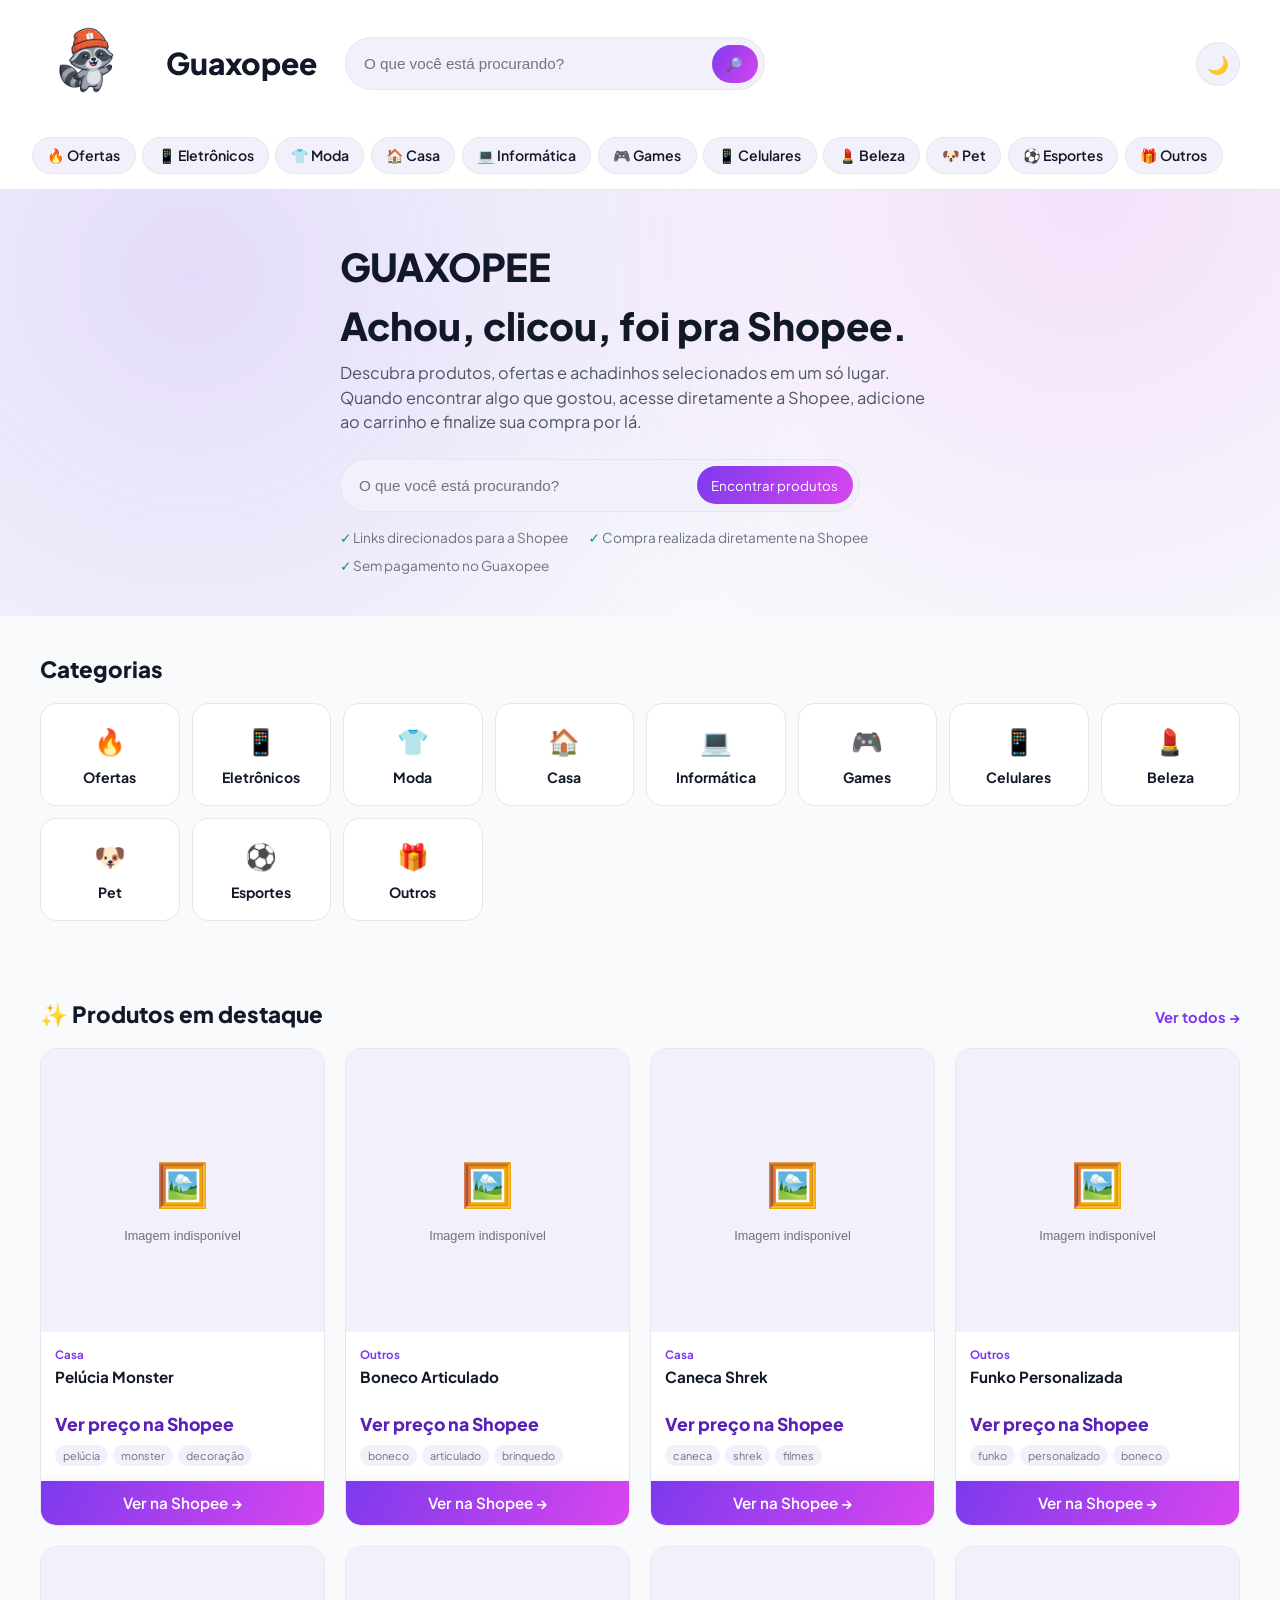
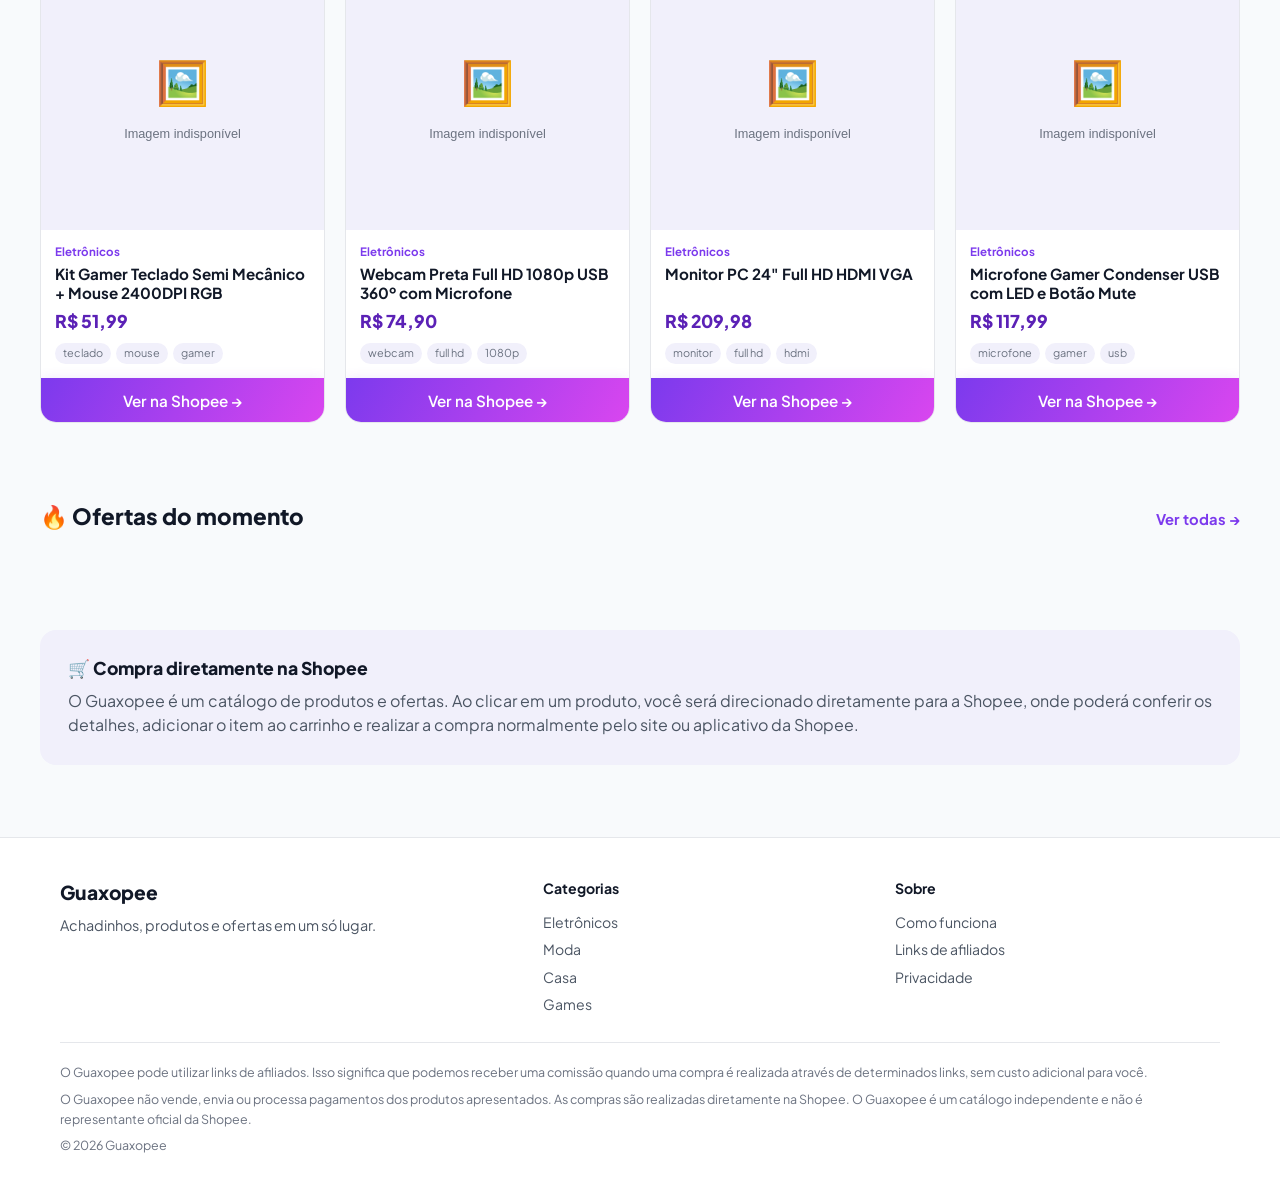
<file: index.html>
<!DOCTYPE html>
<html lang="pt-BR">
<head>
  <meta charset="UTF-8" />
  <meta name="viewport" content="width=device-width, initial-scale=1.0" />

  <title>Guaxopee — Achadinhos e ofertas selecionadas</title>

  <meta
    name="description"
    content="Guaxopee é um catálogo de produtos e ofertas. Pesquise, compare e acesse diretamente a página do produto na Shopee."
  />
  <meta name="robots" content="index, follow" />

  <meta property="og:title" content="Guaxopee — Achadinhos e ofertas selecionadas" />
  <meta
    property="og:description"
    content="Encontre produtos e ofertas no Guaxopee e acesse diretamente a Shopee para comprar."
  />
  <meta property="og:type" content="website" />
  <meta property="og:locale" content="pt_BR" />

  <!-- Favicon -->
  <link rel="icon" href="assets/logo.png" type="image/png" />

  <!-- Fonte -->
  <link rel="preconnect" href="https://fonts.googleapis.com" />
  <link
    href="https://fonts.googleapis.com/css2?family=Plus+Jakarta+Sans:wght@400;500;600;700;800&display=swap"
    rel="stylesheet"
  />

  <!-- CSS -->
  <link rel="stylesheet" href="css/style.css" />
</head>

<body>

  <!-- HEADER -->
  <header class="header">
    <div class="container header__bar">

      <a href="index.html" class="logo" aria-label="Guaxopee - página inicial">
        <img
          src="assets/logo.png"
          alt="Guaxopee"
          class="logo__imagem"
        />
        <span class="logo__marca">Guaxopee</span>
      </a>

      <div class="header__busca">
        <form class="busca-form" data-header-search>
          <input
            type="search"
            placeholder="O que você está procurando?"
            aria-label="Pesquisar produtos"
          />
          <button type="submit" aria-label="Pesquisar">🔎</button>
        </form>
      </div>

      <div class="header__acoes">
        <button
          class="icon-btn"
          data-theme-toggle
          aria-label="Alternar tema claro/escuro"
        >
          🌙
        </button>

        <button
          class="icon-btn"
          data-menu-toggle
          aria-expanded="false"
          aria-label="Abrir menu de categorias"
        >
          ☰
        </button>
      </div>

    </div>

    <nav
      class="container nav-categorias"
      data-categorias-nav
      aria-label="Categorias"
    ></nav>

    <nav
      class="container menu-mobile"
      data-nav
      data-categorias-nav
      aria-label="Categorias (celular)"
    ></nav>
  </header>


  <!-- CONTEÚDO -->
  <main>

    <!-- HERO -->
    <section class="hero">
      <div class="container hero__conteudo">

        <p class="hero__marca">GUAXOPEE</p>

        <h1 class="hero__titulo">
          Achou, clicou, foi pra Shopee.
        </h1>

        <p class="hero__subtexto">
          Descubra produtos, ofertas e achadinhos selecionados em um só lugar.
          Quando encontrar algo que gostou, acesse diretamente a Shopee,
          adicione ao carrinho e finalize sua compra por lá.
        </p>

        <form class="busca-form hero__busca" data-header-search>
          <input
            type="search"
            placeholder="O que você está procurando?"
            aria-label="Pesquisar produtos"
          />

          <button type="submit">
            Encontrar produtos
          </button>
        </form>

        <ul class="hero__confianca">
          <li>Links direcionados para a Shopee</li>
          <li>Compra realizada diretamente na Shopee</li>
          <li>Sem pagamento no Guaxopee</li>
        </ul>

      </div>
    </section>


    <!-- CATEGORIAS -->
    <section class="secao container">

      <div class="secao__cabecalho">
        <h2 class="secao__titulo">
          Categorias
        </h2>
      </div>

      <div
        class="categorias-grid"
        data-categorias-grid
      ></div>

    </section>


    <!-- DESTAQUES -->
    <section class="secao container">

      <div class="secao__cabecalho">

        <h2 class="secao__titulo">
          ✨ Produtos em destaque
        </h2>

        <a
          href="produtos.html"
          class="secao__link"
        >
          Ver todos →
        </a>

      </div>

      <div
        class="produtos-grid"
        data-destaques-grid
      ></div>

    </section>


    <!-- OFERTAS -->
    <section class="secao container">

      <div class="secao__cabecalho">

        <h2 class="secao__titulo">
          🔥 Ofertas do momento
        </h2>

        <a
          href="produtos.html?oferta=1"
          class="secao__link"
        >
          Ver todas →
        </a>

      </div>

      <div
        class="produtos-grid"
        data-ofertas-grid
      ></div>

    </section>


    <!-- CREDIBILIDADE -->
    <section class="secao container">

      <div class="credibilidade">

        <h2 class="credibilidade__titulo">
          🛒 Compra diretamente na Shopee
        </h2>

        <p class="credibilidade__texto">
          O Guaxopee é um catálogo de produtos e ofertas.
          Ao clicar em um produto, você será direcionado diretamente
          para a Shopee, onde poderá conferir os detalhes, adicionar
          o item ao carrinho e realizar a compra normalmente pelo site
          ou aplicativo da Shopee.
        </p>

      </div>

    </section>

  </main>


  <!-- FOOTER -->
  <footer class="footer">

    <div class="container">

      <div class="footer__grid">

        <div>

          <p class="footer__marca">
            Guaxopee
          </p>

          <p class="footer__desc">
            Achadinhos, produtos e ofertas em um só lugar.
          </p>

        </div>


        <div class="footer__coluna">

          <p class="footer__coluna-titulo">
            Categorias
          </p>

          <a href="produtos.html?categoria=Eletrônicos">
            Eletrônicos
          </a>

          <a href="produtos.html?categoria=Moda">
            Moda
          </a>

          <a href="produtos.html?categoria=Casa">
            Casa
          </a>

          <a href="produtos.html?categoria=Games">
            Games
          </a>

        </div>


        <div class="footer__coluna">

          <p class="footer__coluna-titulo">
            Sobre
          </p>

          <span>
            Como funciona
          </span>

          <span>
            Links de afiliados
          </span>

          <span>
            Privacidade
          </span>

        </div>

      </div>


      <div class="footer__aviso">

        <p>
          O Guaxopee pode utilizar links de afiliados.
          Isso significa que podemos receber uma comissão quando uma
          compra é realizada através de determinados links,
          sem custo adicional para você.
        </p>

        <p>
          O Guaxopee não vende, envia ou processa pagamentos dos produtos
          apresentados. As compras são realizadas diretamente na Shopee.
          O Guaxopee é um catálogo independente e não é representante
          oficial da Shopee.
        </p>

        <p>
          © <span data-ano></span> Guaxopee
        </p>

      </div>

    </div>

  </footer>


  <!-- JAVASCRIPT -->
  <script src="js/products-data.js"></script>
  <script src="js/utils.js"></script>
  <script src="js/app.js"></script>

</body>
</html>
</file>
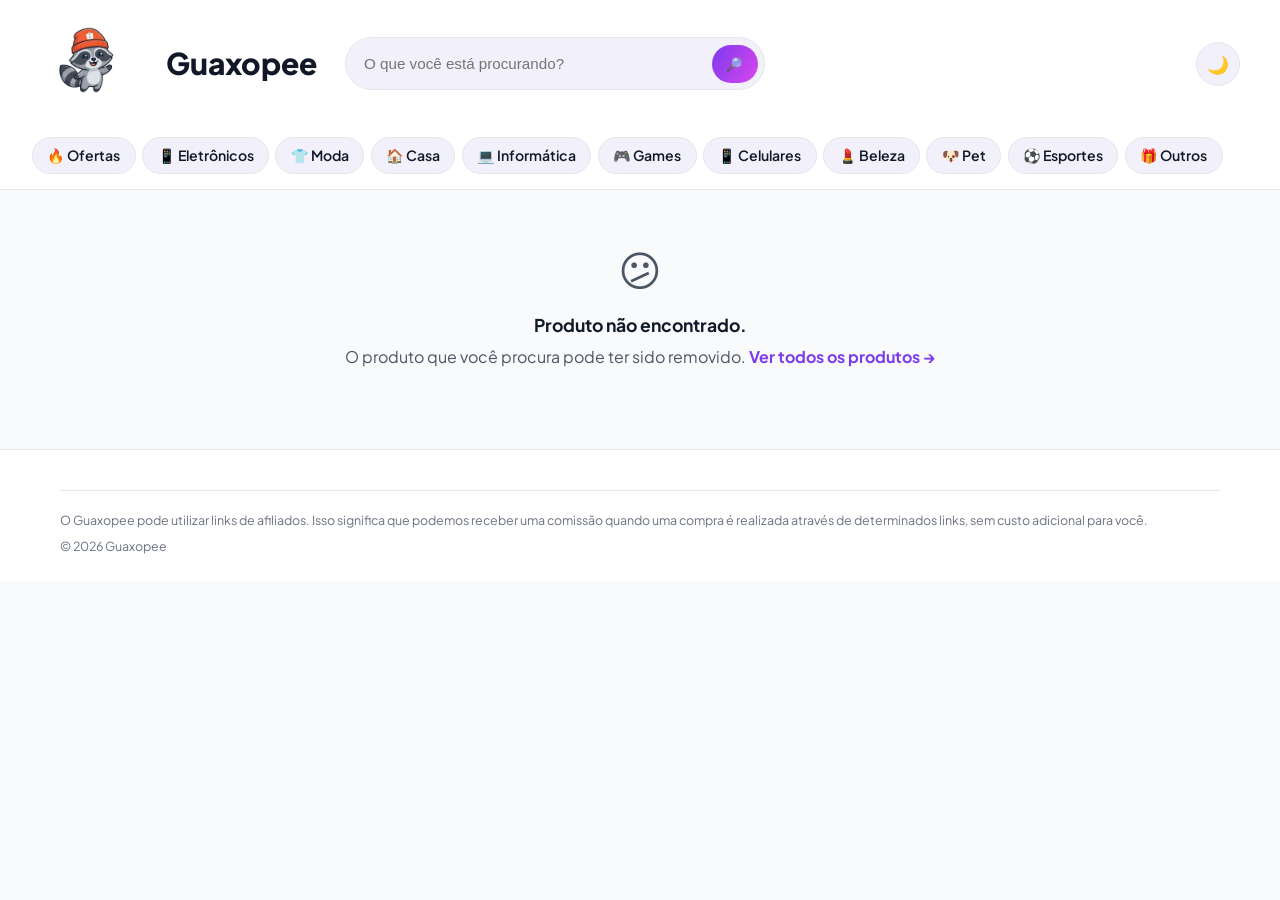
<file: produto.html>
<!DOCTYPE html>
<html lang="pt-BR">

<head>
  <meta charset="UTF-8" />
  <meta name="viewport" content="width=device-width, initial-scale=1.0" />

  <title data-titulo-pagina>Produto — Guaxopee</title>

  <meta
    name="description"
    data-meta-descricao
    content="Confira este produto no Guaxopee e acesse a Shopee para comprar."
  />

  <meta name="robots" content="index, follow" />

  <!-- Favicon -->
  <link rel="icon" href="assets/logo.png" type="image/png" />

  <!-- Fonte -->
  <link rel="preconnect" href="https://fonts.googleapis.com" />
  <link
    href="https://fonts.googleapis.com/css2?family=Plus+Jakarta+Sans:wght@400;500;600;700;800&display=swap"
    rel="stylesheet"
  />

  <!-- CSS -->
  <link rel="stylesheet" href="css/style.css" />
</head>

<body>

  <!-- HEADER -->
  <header class="header">

    <div class="container header__bar">

      <!-- LOGO -->
      <a
        href="index.html"
        class="logo"
        aria-label="Guaxopee - página inicial"
      >
        <img
          src="assets/logo.png"
          alt="Guaxopee"
          class="logo__imagem"
        />

        <span class="logo__marca">
          Guaxopee
        </span>
      </a>


      <!-- BUSCA -->
      <div class="header__busca">

        <form
          class="busca-form"
          data-header-search
        >

          <input
            type="search"
            placeholder="O que você está procurando?"
            aria-label="Pesquisar produtos"
          />

          <button
            type="submit"
            aria-label="Pesquisar"
          >
            🔎
          </button>

        </form>

      </div>


      <!-- AÇÕES -->
      <div class="header__acoes">

        <button
          class="icon-btn"
          data-theme-toggle
          aria-label="Alternar tema claro/escuro"
        >
          🌙
        </button>

        <button
          class="icon-btn"
          data-menu-toggle
          aria-expanded="false"
          aria-label="Abrir menu de categorias"
        >
          ☰
        </button>

      </div>

    </div>


    <!-- CATEGORIAS -->
    <nav
      class="container nav-categorias"
      data-categorias-nav
      aria-label="Categorias"
    ></nav>


    <!-- MENU MOBILE -->
    <nav
      class="container menu-mobile"
      data-nav
      data-categorias-nav
      aria-label="Categorias (celular)"
    ></nav>

  </header>


  <!-- CONTEÚDO -->
  <main class="container">

    <!-- PRODUTO -->
    <div id="produto-container">
      <!-- Preenchido dinamicamente por js/product.js -->
    </div>


    <!-- PRODUTO NÃO ENCONTRADO -->
    <div
      class="estado-vazio is-hidden"
      data-produto-nao-encontrado
    >

      <p class="estado-vazio__emoji">
        😕
      </p>

      <p class="estado-vazio__titulo">
        Produto não encontrado.
      </p>

      <p>
        O produto que você procura pode ter sido removido.

        <a
          href="produtos.html"
          style="color:var(--roxo); font-weight:700;"
        >
          Ver todos os produtos →
        </a>
      </p>

    </div>


    <!-- PRODUTOS RELACIONADOS -->
    <section
      class="secao"
      data-relacionados-secao
    >

      <div class="secao__cabecalho">

        <h2 class="secao__titulo">
          Você também pode gostar
        </h2>

      </div>

      <div
        class="produtos-grid"
        data-relacionados-grid
      ></div>

    </section>

  </main>


  <!-- FOOTER -->
  <footer class="footer">

    <div class="container">

      <div class="footer__aviso">

        <p>
          O Guaxopee pode utilizar links de afiliados.
          Isso significa que podemos receber uma comissão quando uma
          compra é realizada através de determinados links,
          sem custo adicional para você.
        </p>

        <p>
          © <span data-ano></span> Guaxopee
        </p>

      </div>

    </div>

  </footer>


  <!-- JAVASCRIPT -->
  <script src="js/products-data.js"></script>
  <script src="js/utils.js"></script>
  <script src="js/product.js"></script>

</body>

</html>
</file>
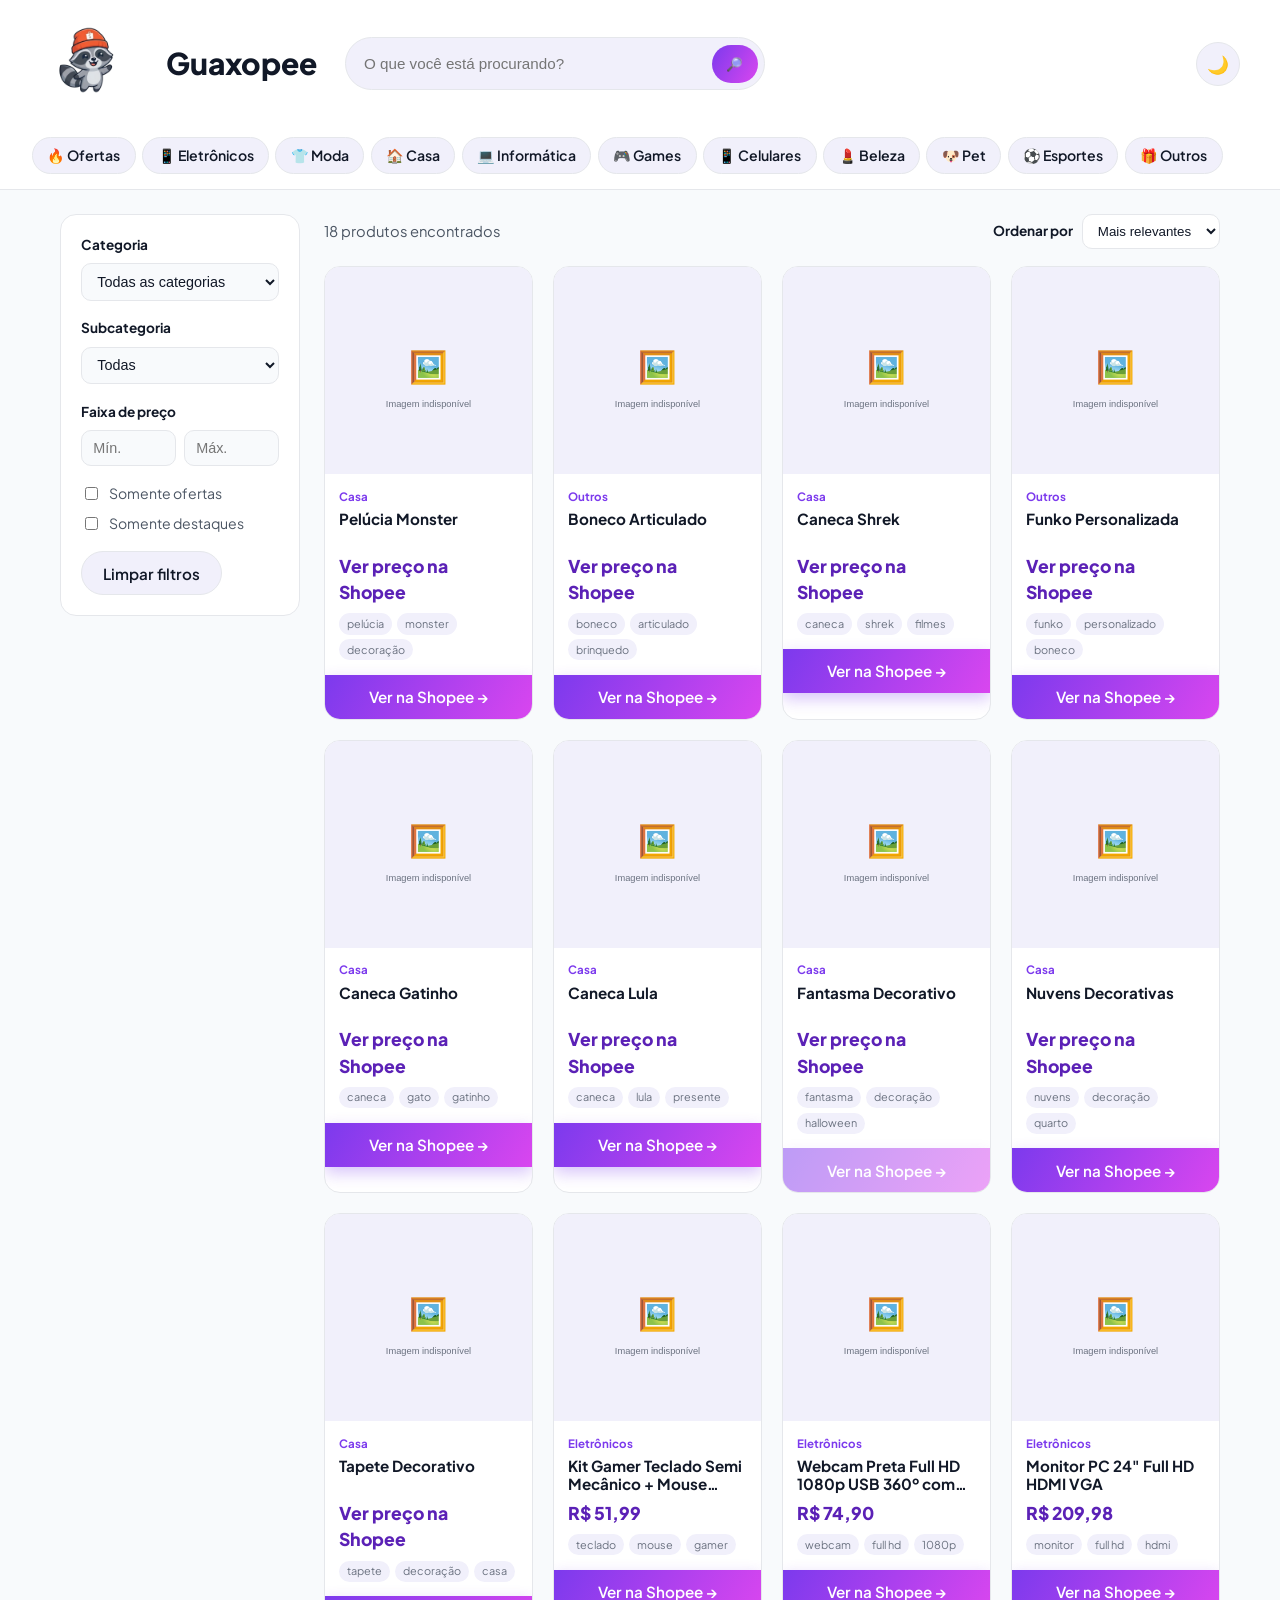
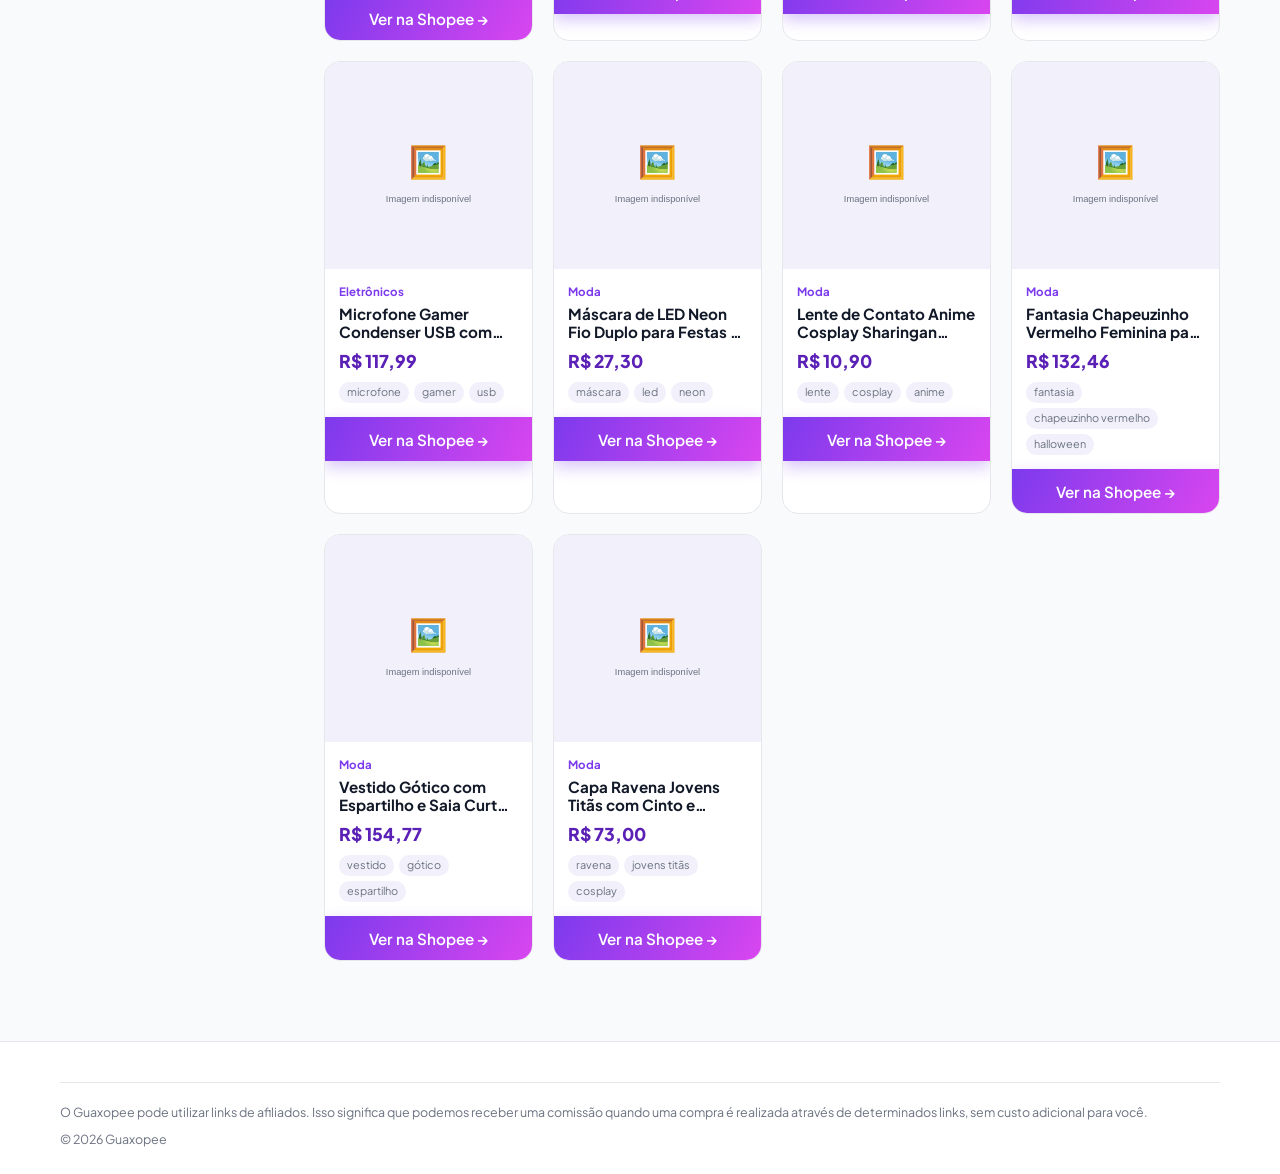
<file: produtos.html>
<!DOCTYPE html>
<html lang="pt-BR">

<head>
  <meta charset="UTF-8" />
  <meta name="viewport" content="width=device-width, initial-scale=1.0" />

  <title>Todos os produtos — Guaxopee</title>

  <meta
    name="description"
    content="Pesquise, filtre e compare produtos no catálogo Guaxopee. Encontre o que procura e vá direto para a Shopee."
  />

  <meta name="robots" content="index, follow" />

  <!-- Favicon -->
  <link rel="icon" href="assets/logo.png" type="image/png" />

  <!-- Fonte -->
  <link rel="preconnect" href="https://fonts.googleapis.com" />
  <link
    href="https://fonts.googleapis.com/css2?family=Plus+Jakarta+Sans:wght@400;500;600;700;800&display=swap"
    rel="stylesheet"
  />

  <!-- CSS -->
  <link rel="stylesheet" href="css/style.css" />
</head>

<body>

  <!-- HEADER -->
  <header class="header">

    <div class="container header__bar">

      <!-- LOGO -->
      <a
        href="index.html"
        class="logo"
        aria-label="Guaxopee - página inicial"
      >

        <img
          src="assets/logo.png"
          alt="Guaxopee"
          class="logo__imagem"
        />

        <span class="logo__marca">
          Guaxopee
        </span>

      </a>


      <!-- BUSCA -->
      <div class="header__busca">

        <form
          class="busca-form"
          data-header-search
        >

          <input
            type="search"
            placeholder="O que você está procurando?"
            aria-label="Pesquisar produtos"
          />

          <button
            type="submit"
            aria-label="Pesquisar"
          >
            🔎
          </button>

        </form>

      </div>


      <!-- AÇÕES -->
      <div class="header__acoes">

        <button
          class="icon-btn"
          data-theme-toggle
          aria-label="Alternar tema claro/escuro"
        >
          🌙
        </button>

        <button
          class="icon-btn"
          data-menu-toggle
          aria-expanded="false"
          aria-label="Abrir menu de categorias"
        >
          ☰
        </button>

      </div>

    </div>


    <!-- CATEGORIAS -->
    <nav
      class="container nav-categorias"
      data-categorias-nav
      aria-label="Categorias"
    ></nav>


    <!-- MENU MOBILE -->
    <nav
      class="container menu-mobile"
      data-nav
      data-categorias-nav
      aria-label="Categorias (celular)"
    ></nav>

  </header>


  <!-- CONTEÚDO -->
  <main class="container">

    <div class="pagina-produtos">


      <!-- FILTROS -->
      <aside
        class="filtros"
        aria-label="Filtros de produtos"
      >

        <!-- CATEGORIA -->
        <div class="filtros__grupo">

          <label
            class="filtros__titulo"
            for="filtro-categoria"
          >
            Categoria
          </label>

          <select
            id="filtro-categoria"
            data-filtro-categoria
          >

            <option value="">
              Todas as categorias
            </option>

          </select>

        </div>


        <!-- SUBCATEGORIA -->
        <div class="filtros__grupo">

          <label
            class="filtros__titulo"
            for="filtro-subcategoria"
          >
            Subcategoria
          </label>

          <select
            id="filtro-subcategoria"
            data-filtro-subcategoria
          >

            <option value="">
              Todas
            </option>

          </select>

        </div>


        <!-- FAIXA DE PREÇO -->
        <div class="filtros__grupo">

          <span class="filtros__titulo">
            Faixa de preço
          </span>

          <div class="filtros__faixa">

            <input
              type="number"
              min="0"
              placeholder="Mín."
              data-filtro-preco-min
              aria-label="Preço mínimo"
            />

            <input
              type="number"
              min="0"
              placeholder="Máx."
              data-filtro-preco-max
              aria-label="Preço máximo"
            />

          </div>

        </div>


        <!-- CHECKBOXES -->
        <div class="filtros__grupo">

          <label class="checkbox">

            <input
              type="checkbox"
              data-filtro-oferta
            />

            Somente ofertas

          </label>


          <label class="checkbox">

            <input
              type="checkbox"
              data-filtro-destaque
            />

            Somente destaques

          </label>

        </div>


        <!-- LIMPAR -->
        <button
          type="button"
          class="btn btn--secondary filtros__limpar"
          data-limpar-filtros
        >
          Limpar filtros
        </button>

      </aside>


      <!-- PRODUTOS -->
      <section>

        <!-- TOPO DOS RESULTADOS -->
        <div class="resultado-topo">

          <p
            class="resultado-contagem"
            data-resultado-contagem
          ></p>


          <div class="resultado-ordenar">

            <label
              for="ordenar"
              class="filtros__titulo"
              style="margin-right:.4rem;"
            >
              Ordenar por
            </label>

            <select
              id="ordenar"
              data-ordenar
            >

              <option value="relevantes">
                Mais relevantes
              </option>

              <option value="menor-preco">
                Menor preço
              </option>

              <option value="maior-preco">
                Maior preço
              </option>

              <option value="maior-desconto">
                Maior desconto
              </option>

              <option value="recentes">
                Mais recentes
              </option>

            </select>

          </div>

        </div>


        <!-- GRID DE PRODUTOS -->
        <div
          class="produtos-grid"
          data-produtos-grid
        ></div>


        <!-- ESTADO VAZIO -->
        <div
          class="estado-vazio is-hidden"
          data-estado-vazio
        >

          <p class="estado-vazio__emoji">
            😕
          </p>

          <p class="estado-vazio__titulo">
            Não encontramos esse produto.
          </p>

          <p>
            Tente pesquisar por outro termo ou explorar nossas categorias.
          </p>

        </div>

      </section>

    </div>

  </main>


  <!-- FOOTER -->
  <footer class="footer">

    <div class="container">

      <div class="footer__aviso">

        <p>
          O Guaxopee pode utilizar links de afiliados.
          Isso significa que podemos receber uma comissão quando uma
          compra é realizada através de determinados links,
          sem custo adicional para você.
        </p>

        <p>
          © <span data-ano></span> Guaxopee
        </p>

      </div>

    </div>

  </footer>


  <!-- JAVASCRIPT -->
  <script src="js/products-data.js"></script>
  <script src="js/utils.js"></script>
  <script src="js/products.js"></script>

</body>

</html>
</file>
<file: css/style.css>
/* =========================================================
   GUAXOPEE — style.css
   Tokens de design + layout mobile-first
   ========================================================= */

:root {
  /* Cores de marca */
  --roxo: #7c3aed;
  --roxo-escuro: #5b21b6;
  --magenta: #d946ef;
  --gradiente-marca: linear-gradient(120deg, var(--roxo), var(--magenta));

  /* Tema claro (padrão) */
  --bg: #f8fafc;
  --bg-elevado: #ffffff;
  --bg-sutil: #f1f0fb;
  --texto: #111827;
  --texto-suave: #4b5563;
  --texto-fraco: #6b7280;
  --borda: #e5e7eb;
  --sombra: 0 8px 24px rgba(17, 24, 39, 0.06);
  --sombra-hover: 0 14px 32px rgba(124, 58, 237, 0.16);
  --sucesso: #059669;
  --preco-anterior: #9ca3af;

  --raio: 16px;
  --raio-sm: 10px;
  --fonte: "Plus Jakarta Sans", "Segoe UI", system-ui, -apple-system, sans-serif;
  --largura-max: 1200px;
}

:root[data-theme="dark"] {
  --bg: #0f0b1a;
  --bg-elevado: #1a1428;
  --bg-sutil: #1f1830;
  --texto: #f3f0fa;
  --texto-suave: #c7c2d9;
  --texto-fraco: #9d97b3;
  --borda: #33294d;
  --sombra: 0 8px 24px rgba(0, 0, 0, 0.35);
  --sombra-hover: 0 14px 36px rgba(217, 70, 239, 0.25);
  --preco-anterior: #786f92;
}

@media (prefers-color-scheme: dark) {
  :root:not([data-theme="light"]) {
    --bg: #0f0b1a;
    --bg-elevado: #1a1428;
    --bg-sutil: #1f1830;
    --texto: #f3f0fa;
    --texto-suave: #c7c2d9;
    --texto-fraco: #9d97b3;
    --borda: #33294d;
    --sombra: 0 8px 24px rgba(0, 0, 0, 0.35);
    --sombra-hover: 0 14px 36px rgba(217, 70, 239, 0.25);
    --preco-anterior: #786f92;
  }
}

/* ---------- Reset básico ---------- */

*, *::before, *::after { box-sizing: border-box; }
html { scroll-behavior: smooth; }
body {
  margin: 0;
  font-family: var(--fonte);
  background: var(--bg);
  color: var(--texto);
  line-height: 1.5;
  transition: background 0.2s ease, color 0.2s ease;
}
img { max-width: 100%; display: block; }
a { color: inherit; text-decoration: none; }
button { font-family: inherit; cursor: pointer; }
ul { list-style: none; margin: 0; padding: 0; }
h1, h2, h3, h4 { margin: 0; line-height: 1.2; }
p { margin: 0; }

:focus-visible {
  outline: 3px solid var(--magenta);
  outline-offset: 2px;
}

.container {
  width: 100%;
  max-width: var(--largura-max);
  margin: 0 auto;
  padding: 0 1.25rem;
}

.is-hidden { display: none !important; }

/* ---------- Botões ---------- */

.btn {
  display: inline-flex;
  align-items: center;
  justify-content: center;
  gap: 0.4rem;
  padding: 0.7rem 1.3rem;
  border-radius: 999px;
  border: none;
  font-weight: 600;
  font-size: 0.95rem;
  transition: transform 0.15s ease, box-shadow 0.15s ease, opacity 0.15s ease;
  min-height: 44px;
}
.btn--primary {
  background: var(--gradiente-marca);
  color: #fff;
  box-shadow: 0 6px 16px rgba(124, 58, 237, 0.3);
}
.btn--primary:hover { transform: translateY(-2px); box-shadow: 0 10px 22px rgba(124, 58, 237, 0.4); }
.btn--secondary {
  background: var(--bg-sutil);
  color: var(--texto);
  border: 1px solid var(--borda);
}
.btn--full { width: 100%; }
.btn:disabled { opacity: 0.5; cursor: not-allowed; pointer-events: none; }
.btn--lg { padding: 1rem 1.75rem; font-size: 1.05rem; }

/* ---------- Header ---------- */

/* ---------- Header ---------- */

.header {
  position: sticky;
  top: 0;
  z-index: 50;
  background: var(--bg-elevado);
  border-bottom: 1px solid var(--borda);
}
.header__bar {
  display: flex;
  flex-wrap: nowrap;
  align-items: center;
  gap: 0.75rem;
  padding: 0.85rem 0;
}
.logo {
  display: flex;
  align-items: center;
  gap: 10px;
  text-decoration: none;
  flex-shrink: 0;
}
.logo__imagem {
  width: 100px;
  height: 100px;
  object-fit: contain;
  flex-shrink: 0;
}
.logo__marca {
  font-weight: 800;
  font-size: 30px;
   padding-right: 1rem;
    padding-left: 1rem;
}
.header__busca {
  flex: 1;
  min-width: 0;
  display: none;
}
.busca-form {
  display: flex;
  align-items: center;
  background: var(--bg-sutil);
  border: 1px solid var(--borda);
  border-radius: 999px;
  padding: 0.4rem 0.4rem 0.4rem 1rem;
  gap: 0.5rem;
}
.busca-form input {
  flex: 1;
  min-width: 0;
  border: none;
  background: transparent;
  color: var(--texto);
  font-size: 0.95rem;
}
.busca-form input:focus { outline: none; }
.busca-form button {
  border: none;
  background: var(--gradiente-marca);
  color: #fff;
  border-radius: 999px;
  padding: 0.5rem 0.9rem;
  min-height: 38px;
  flex-shrink: 0;
}
.header__acoes {
  display: flex;
  align-items: center;
  gap: 0.5rem;
  margin-left: auto;
  flex-shrink: 0;
}
.icon-btn {
  background: var(--bg-sutil);
  border: 1px solid var(--borda);
  border-radius: 999px;
  width: 44px;
  height: 44px;
  display: flex;
  align-items: center;
  justify-content: center;
  font-size: 1.1rem;
  flex-shrink: 0;
}
.nav-categorias {
  display: none;
  gap: 0.4rem;
  padding: 0.6rem 0 0.9rem;
  overflow-x: auto;
  scrollbar-width: none;
  -ms-overflow-style: none;
   max-width: 76rem;
}
.nav-categorias::-webkit-scrollbar {
  display: none;
}
.nav-categoria {
  flex: none;
  padding: 0.45rem 0.9rem;
  border-radius: 999px;
  background: var(--bg-sutil);
  border: 1px solid var(--borda);
  font-size: 0.88rem;
  font-weight: 600;
  white-space: nowrap;
}
.nav-categoria:hover { border-color: var(--roxo); color: var(--roxo); }

.menu-mobile {
  display: none;
  flex-direction: column;
  gap: 0.35rem;
  padding: 0 0 1rem;
}
.menu-mobile.is-open { display: flex; }
.menu-mobile .nav-categoria { width: 100%; }

@media (min-width: 860px) {
  .header__busca { display: block; max-width: 420px; }
  .nav-categorias { display: flex; }
  [data-menu-toggle] { display: none; }
  .menu-mobile { display: none !important; }
}
/* ---------- Hero ---------- */

.hero {
  padding: 3rem 0 2.5rem;
  background:
    radial-gradient(circle at 15% 20%, rgba(124, 58, 237, 0.16), transparent 55%),
    radial-gradient(circle at 85% 0%, rgba(217, 70, 239, 0.14), transparent 50%);
}
.hero__conteudo { max-width: 640px; }
.hero__marca {
  display: inline-block;
  font-weight: 800;
  font-size: 2.4rem;
  letter-spacing: -0.02em;
  margin-bottom: 0.5rem;
}
.hero__titulo {
  font-size: clamp(1.6rem, 4vw, 2.4rem);
  font-weight: 800;
  margin-bottom: 0.75rem;
}
.hero__subtexto {
  color: var(--texto-suave);
  font-size: 1.02rem;
  max-width: 52ch;
  margin-bottom: 1.5rem;
}
.hero__busca { max-width: 520px; margin-bottom: 1rem; }
.hero__busca .busca-form { padding: 0.5rem 0.5rem 0.5rem 1.2rem; }
.hero__confianca {
  display: flex;
  flex-wrap: wrap;
  gap: 0.5rem 1.25rem;
  color: var(--texto-fraco);
  font-size: 0.85rem;
}


.hero__confianca li::before { content: "✓ "; color: var(--sucesso); font-weight: 700; }

/* ---------- Seções ---------- */

.secao { padding: 2.5rem 0; }
.secao__cabecalho {
  display: flex;
  align-items: baseline;
  justify-content: space-between;
  gap: 1rem;
  margin-bottom: 1.25rem;
}
.secao__titulo { font-size: 1.4rem; font-weight: 800; }
.secao__link { font-weight: 700; color: var(--roxo); font-size: 0.92rem; }

.categorias-grid {
  display: grid;
  grid-template-columns: repeat(auto-fill, minmax(130px, 1fr));
  gap: 0.75rem;
}
.categoria-card {
  background: var(--bg-elevado);
  border: 1px solid var(--borda);
  border-radius: var(--raio);
  padding: 1.1rem 0.75rem;
  text-align: center;
  display: flex;
  flex-direction: column;
  align-items: center;
  gap: 0.4rem;
  font-weight: 700;
  font-size: 0.88rem;
  transition: transform 0.15s ease, box-shadow 0.15s ease, border-color 0.15s ease;
}
.categoria-card__emoji { font-size: 1.6rem; }
.categoria-card:hover { transform: translateY(-3px); box-shadow: var(--sombra-hover); border-color: transparent; }

/* ---------- Grid de produtos e cards ---------- */

.produtos-grid {
  display: grid;
  grid-template-columns: repeat(2, 1fr);
  gap: 1rem;
}
@media (min-width: 640px) {
  .produtos-grid { grid-template-columns: repeat(3, 1fr); gap: 1.25rem; }
}
@media (min-width: 1080px) {
  .produtos-grid { grid-template-columns: repeat(4, 1fr); }
}

.card-produto {
  background: var(--bg-elevado);
  border: 1px solid var(--borda);
  border-radius: var(--raio);
  overflow: hidden;
  display: flex;
  flex-direction: column;
  transition: transform 0.18s ease, box-shadow 0.18s ease;
}
.card-produto:hover { transform: translateY(-4px); box-shadow: var(--sombra-hover); }
.card-produto__link { display: block; color: inherit; }
.card-produto__imagem-wrap { position: relative; aspect-ratio: 1 / 1; background: var(--bg-sutil); }
.card-produto__imagem { width: 100%; height: 100%; object-fit: cover; }
.card-produto__badge {
  position: absolute;
  top: 0.6rem;
  left: 0.6rem;
  background: var(--gradiente-marca);
  color: #fff;
  font-size: 0.72rem;
  font-weight: 800;
  padding: 0.25rem 0.55rem;
  border-radius: 999px;
  z-index: 2;
}
.card-produto__corpo { padding: 0.85rem 0.9rem 0.4rem; display: flex; flex-direction: column; gap: 0.3rem; }
.card-produto__categoria { font-size: 0.72rem; color: var(--roxo); font-weight: 700; }
.card-produto__nome {
  font-size: 0.95rem;
  font-weight: 700;
  display: -webkit-box;
  -webkit-line-clamp: 2;
  -webkit-box-orient: vertical;
  overflow: hidden;
  min-height: 2.5em;
}
.card-produto__precos { display: flex; align-items: baseline; gap: 0.5rem; flex-wrap: wrap; }
.card-produto__preco-anterior { font-size: 0.8rem; color: var(--preco-anterior); text-decoration: line-through; }
.card-produto__preco { font-size: 1.1rem; font-weight: 800; color: var(--roxo-escuro); }
:root[data-theme="dark"] .card-produto__preco { color: var(--magenta); }
@media (prefers-color-scheme: dark) {
  :root:not([data-theme="light"]) .card-produto__preco { color: var(--magenta); }
}
.card-produto__tags { display: flex; flex-wrap: wrap; gap: 0.3rem; margin: 0.2rem 0 0.5rem; }
.tag {
  font-size: 0.68rem;
  color: var(--texto-fraco);
  background: var(--bg-sutil);
  border-radius: 999px;
  padding: 0.15rem 0.5rem;
}
.card-produto__cta { border-radius: 0; }

/* ---------- Estado vazio / erro ---------- */

.estado-vazio {
  text-align: center;
  padding: 3rem 1rem;
  color: var(--texto-suave);
}
.estado-vazio__emoji { font-size: 2.6rem; margin-bottom: 0.75rem; }
.estado-vazio__titulo { font-weight: 700; font-size: 1.1rem; margin-bottom: 0.4rem; color: var(--texto); }

/* ---------- Filtros (página de produtos) ---------- */

.pagina-produtos {
  display: grid;
  gap: 1.5rem;
  padding: 1.5rem 0 3rem;
}
@media (min-width: 900px) {
  .pagina-produtos { grid-template-columns: 240px 1fr; align-items: start; }
}
.filtros {
  background: var(--bg-elevado);
  border: 1px solid var(--borda);
  border-radius: var(--raio);
  padding: 1.25rem;
  display: flex;
  flex-direction: column;
  gap: 1.1rem;
}

@media (min-width: 900px) {
  .filtros {
    position: sticky;
    top: 90px;
  }
}
.filtros__grupo { display: flex; flex-direction: column; gap: 0.5rem; }
.filtros__titulo { font-weight: 700; font-size: 0.85rem; text-transform: none; color: var(--texto); }
.filtros select,
.filtros input[type="number"] {
  width: 100%;
  padding: 0.55rem 0.7rem;
  border-radius: var(--raio-sm);
  border: 1px solid var(--borda);
  background: var(--bg);
  color: var(--texto);
  font-size: 0.9rem;
}
.filtros__faixa { display: flex; gap: 0.5rem; }
.filtros label.checkbox {
  display: flex;
  align-items: center;
  gap: 0.5rem;
  font-size: 0.88rem;
  color: var(--texto-suave);
}
.filtros__limpar { align-self: flex-start; }

.resultado-topo {
  display: flex;
  align-items: center;
  justify-content: space-between;
  flex-wrap: wrap;
  gap: 0.75rem;
  margin-bottom: 1.1rem;
}
.resultado-contagem { color: var(--texto-suave); font-size: 0.92rem; }
.resultado-ordenar select {
  padding: 0.5rem 0.7rem;
  border-radius: var(--raio-sm);
  border: 1px solid var(--borda);
  background: var(--bg-elevado);
  color: var(--texto);
}

/* ---------- Página do produto ---------- */

.produto-detalhe {
  display: grid;
  gap: 2rem;
  padding: 2rem 0 3.5rem;
}
@media (min-width: 860px) {
  .produto-detalhe { grid-template-columns: 1fr 1fr; align-items: start; }
}
.produto-detalhe__imagem {
  border-radius: var(--raio);
  overflow: hidden;
  background: var(--bg-sutil);
  aspect-ratio: 1 / 1;
  position: relative;
}
.produto-detalhe__imagem img { width: 100%; height: 100%; object-fit: cover; }
.produto-detalhe__categoria { color: var(--roxo); font-weight: 700; font-size: 0.85rem; }
.produto-detalhe__nome { font-size: 1.6rem; font-weight: 800; margin: 0.4rem 0 0.75rem; }
.produto-detalhe__precos { display: flex; align-items: baseline; gap: 0.75rem; margin-bottom: 1rem; flex-wrap: wrap; }
.produto-detalhe__preco { font-size: 2rem; font-weight: 800; color: var(--roxo-escuro); }
.produto-detalhe__preco-anterior { font-size: 1.05rem; text-decoration: line-through; color: var(--preco-anterior); }
.produto-detalhe__desconto {
  background: var(--gradiente-marca);
  color: #fff;
  font-size: 0.78rem;
  font-weight: 800;
  padding: 0.2rem 0.6rem;
  border-radius: 999px;
}
.produto-detalhe__descricao { color: var(--texto-suave); margin-bottom: 1.25rem; }
.produto-detalhe__tags { display: flex; flex-wrap: wrap; gap: 0.4rem; margin-bottom: 1.5rem; }
.aviso-shopee {
  background: var(--bg-sutil);
  border: 1px solid var(--borda);
  border-radius: var(--raio-sm);
  padding: 0.9rem 1rem;
  font-size: 0.85rem;
  color: var(--texto-suave);
  margin-top: 1rem;
}

/* ---------- Bloco de credibilidade ---------- */

.credibilidade {
  background: var(--bg-sutil);
  border-radius: var(--raio);
  padding: 1.75rem;
  display: flex;
  flex-direction: column;
  gap: 0.6rem;
}
.credibilidade__titulo { font-weight: 800; font-size: 1.1rem; }
.credibilidade__texto { color: var(--texto-suave); }

/* ---------- Footer ---------- */

.footer {
  border-top: 1px solid var(--borda);
  background: var(--bg-elevado);
  padding: 2.5rem 0 1.5rem;
  margin-top: 2rem;
}
.footer__grid {
  display: grid;
  gap: 1.75rem;
  grid-template-columns: 1fr;
  margin-bottom: 1.5rem;
}
@media (min-width: 720px) {
  .footer__grid { grid-template-columns: 1.4fr 1fr 1fr; }
}
.footer__marca { font-weight: 800; font-size: 1.2rem; margin-bottom: 0.5rem; }
.footer__desc { color: var(--texto-suave); font-size: 0.9rem; max-width: 32ch; }
.footer__coluna-titulo { font-weight: 700; margin-bottom: 0.6rem; font-size: 0.88rem; }
.footer__coluna a,
.footer__coluna span {
  display: block;
  color: var(--texto-suave);
  font-size: 0.88rem;
  padding: 0.2rem 0;
}
.footer__aviso {
  border-top: 1px solid var(--borda);
  padding-top: 1.25rem;
  color: var(--texto-fraco);
  font-size: 0.78rem;
  line-height: 1.6;
}
.footer__aviso p + p { margin-top: 0.4rem; }

/* ---------- Utilitários de animação leve ---------- */

@media (prefers-reduced-motion: reduce) {
  * { animation: none !important; transition: none !important; }
}
</file>
